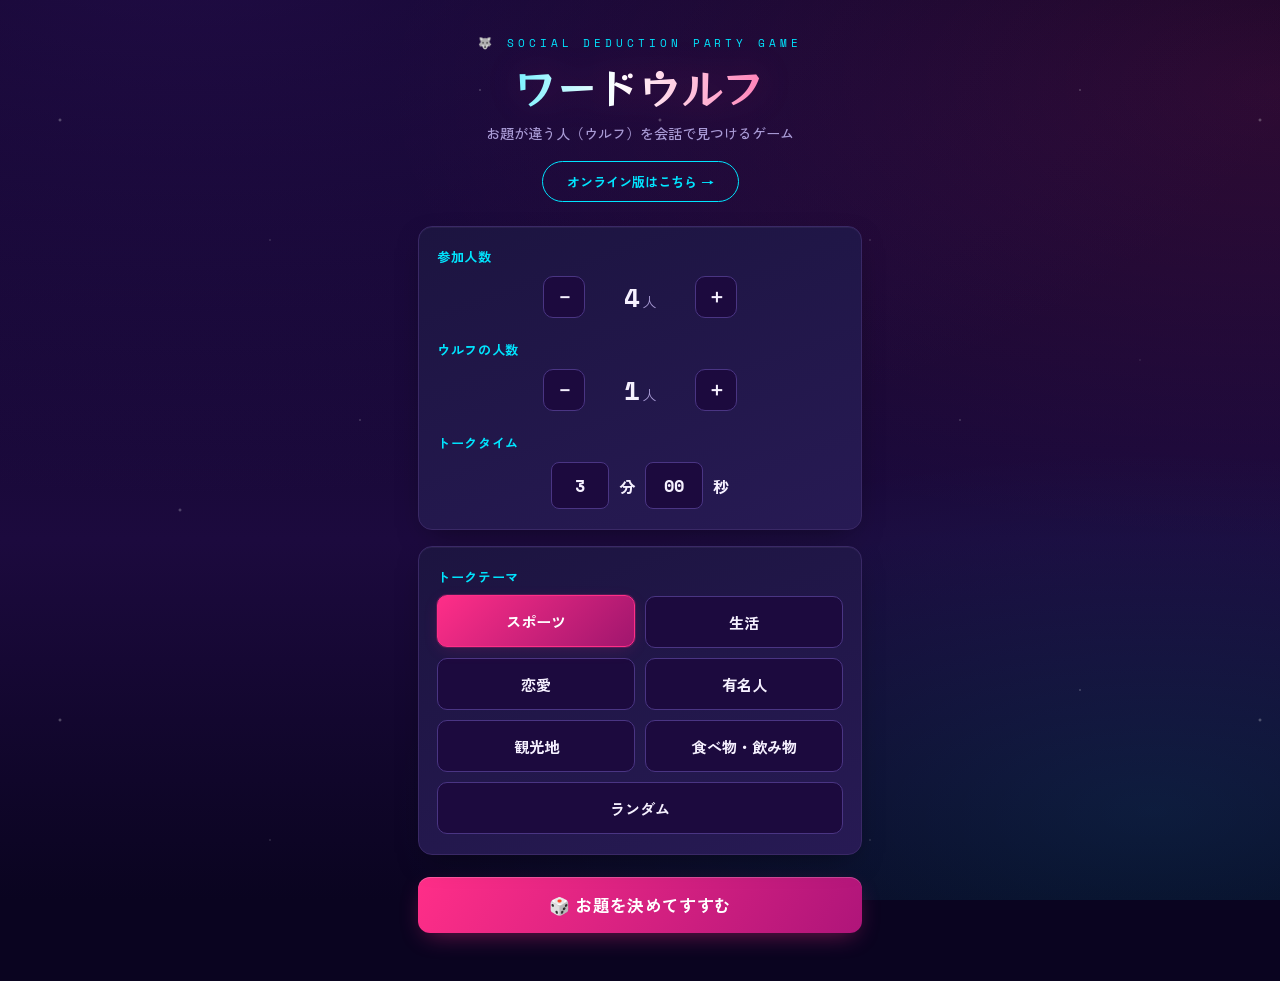
<file: index.html>
<!DOCTYPE html>
<html lang="ja">
<head>
<meta charset="UTF-8">
<meta name="viewport" content="width=device-width, initial-scale=1.0">
<title>ワードウルフ</title>
<link rel="preconnect" href="https://fonts.googleapis.com">
<link rel="preconnect" href="https://fonts.gstatic.com" crossorigin>
<link href="https://fonts.googleapis.com/css2?family=RocknRoll+One&family=Zen+Kaku+Gothic+New:wght@500;700;900&family=Space+Mono:wght@400;700&display=swap" rel="stylesheet">
<style>
:root{
	--bg-1:#0a0420;
	--bg-2:#1c0a3e;
	--surface:#1c1440;
	--surface-2:#271a54;
	--border:#4a3583;
	--border-soft:#3a2966;
	--text:#f6f1ff;
	--text-muted:#a99bd6;
	--accent:#ff2e88;
	--accent-soft:#ff2e8833;
	--accent2:#00e5ff;
	--accent2-soft:#00e5ff33;
	--gold:#ffce3d;
	--danger:#ff4d4d;
	--radius:14px;
	--font-display:"RocknRoll One", "Zen Kaku Gothic New", sans-serif;
	--font-body:"Zen Kaku Gothic New", -apple-system, BlinkMacSystemFont, "Hiragino Kaku Gothic ProN", sans-serif;
	--font-mono:"Space Mono", monospace;
}
*{box-sizing:border-box;}
html,body{
	margin:0;padding:0;
	font-family:var(--font-body);
	background:var(--bg-1);
	color:var(--text);
	-webkit-tap-highlight-color:transparent;
}
body{
	min-height:100vh;
	display:flex;
	flex-direction:column;
	align-items:center;
	padding:0 0 48px;
	position:relative;
	overflow-x:hidden;
	background:
		radial-gradient(ellipse 90% 60% at 15% -5%, #4a1a8a55, transparent),
		radial-gradient(ellipse 70% 50% at 100% 10%, #ff2e8822, transparent),
		radial-gradient(ellipse 60% 40% at 90% 90%, #00e5ff1a, transparent),
		linear-gradient(180deg, var(--bg-1), var(--bg-2) 60%, var(--bg-1));
	background-attachment:fixed;
}
/* drifting star field */
body::before{
	content:"";
	position:fixed;
	inset:0;
	pointer-events:none;
	z-index:0;
	background-image:
		radial-gradient(2px 2px at 10% 20%, #ffffffaa, transparent),
		radial-gradient(1.5px 1.5px at 80% 15%, #ffffff88, transparent),
		radial-gradient(1.5px 1.5px at 60% 70%, #ffffff77, transparent),
		radial-gradient(2px 2px at 30% 85%, #ffffff99, transparent),
		radial-gradient(1px 1px at 90% 60%, #ffffff66, transparent),
		radial-gradient(1.5px 1.5px at 45% 40%, #ffffff55, transparent);
	background-size:600px 600px;
	animation:twinkle 6s ease-in-out infinite alternate;
	opacity:.6;
}
@keyframes twinkle{
	from{opacity:.35;}
	to{opacity:.75;}
}
@media (prefers-reduced-motion: reduce){
	body::before{animation:none;}
}

.wrap{
	width:100%;
	max-width:480px;
	padding:0 18px;
	position:relative;
	z-index:1;
}
.screen{display:none;}
.screen.active{display:block; animation:riseIn .4s cubic-bezier(.2,.8,.2,1);}
@keyframes riseIn{
	from{opacity:0; transform:translateY(10px);}
	to{opacity:1; transform:translateY(0);}
}
@media (prefers-reduced-motion: reduce){
	.screen.active{animation:none;}
}

header.top{
	width:100%;
	max-width:480px;
	text-align:center;
	padding:34px 20px 18px;
	position:relative;
	z-index:1;
}
header.top .eyebrow{
	font-family:var(--font-mono);
	font-size:.7em;
	letter-spacing:.35em;
	color:var(--accent2);
	text-transform:uppercase;
	margin-bottom:10px;
}
header.top h1{
	font-family:var(--font-display);
	font-size:2.5em;
	margin:0;
	font-weight:400;
	letter-spacing:.04em;
	background:linear-gradient(90deg, var(--accent2), #ffffff 45%, var(--accent));
	-webkit-background-clip:text;
	background-clip:text;
	-webkit-text-fill-color:transparent;
	filter:drop-shadow(0 0 18px var(--accent-soft));
	line-height:1.3;
}
header.top p{
	margin:10px 0 18px;
	font-size:.88em;
	color:var(--text-muted);
	font-weight:500;
}
.online-link{
	display:inline-block;
	padding:10px 24px;
	border-radius:999px;
	border:1px solid var(--accent2);
	background:transparent;
	color:var(--accent2);
	font-size:.82em;
	font-weight:700;
	text-decoration:none;
	margin-bottom:6px;
	transition:box-shadow .2s, transform .15s;
	box-shadow:0 0 0 var(--accent2-soft);
}
.online-link:active{
	transform:scale(.97);
	box-shadow:0 0 22px var(--accent2-soft);
}

.card{
	background:linear-gradient(160deg, var(--surface), var(--surface-2));
	border:1px solid var(--border-soft);
	border-radius:var(--radius);
	padding:20px 18px;
	margin-bottom:16px;
	box-shadow:0 10px 30px -12px #00000080, inset 0 1px 0 #ffffff0d;
	position:relative;
}

.field{margin-bottom:22px;}
.field:last-child{margin-bottom:0;}
.field label{
	display:block;
	font-weight:700;
	font-size:.82em;
	margin-bottom:10px;
	color:var(--accent2);
	letter-spacing:.05em;
}
.stepper{
	display:flex;
	align-items:center;
	justify-content:center;
	gap:20px;
}
.stepper button{
	width:42px;height:42px;
	border-radius:10px;
	border:1px solid var(--border);
	background:var(--bg-2);
	color:var(--text);
	font-size:1.2em;
	font-weight:700;
	cursor:pointer;
	transition:background .15s, transform .1s, box-shadow .15s;
}
.stepper button:active{
	background:var(--accent);
	border-color:var(--accent);
	transform:scale(.94);
	box-shadow:0 0 16px var(--accent-soft);
}
.stepper .val{
	min-width:70px;
	text-align:center;
	font-family:var(--font-mono);
	font-size:1.6em;
	font-weight:700;
	color:var(--text);
}
.stepper .val small{display:inline;font-size:.55em;font-weight:400;color:var(--text-muted);margin-left:2px;font-family:var(--font-body);}

.error-msg{
	display:none;
	color:var(--danger);
	font-size:.8em;
	margin-top:8px;
	text-align:center;
	font-weight:600;
}

.time-row{
	display:flex;
	align-items:center;
	justify-content:center;
	gap:10px;
	font-size:1em;
	font-weight:700;
}
.time-row input.time-input{
	width:58px;
	text-align:center;
	background:var(--bg-2);
	color:var(--text);
	border:1px solid var(--border);
	border-radius:8px;
	padding:10px 4px;
	font-size:17px;
	font-weight:700;
	font-family:var(--font-mono);
}
.time-row input.time-input:focus{
	outline:none;
	border-color:var(--accent2);
	box-shadow:0 0 0 3px var(--accent2-soft);
}

.cat-grid{
	display:grid;
	grid-template-columns:1fr 1fr;
	gap:10px;
}
.cat-btn{
	border:1px solid var(--border);
	background:var(--bg-2);
	color:var(--text);
	border-radius:10px;
	padding:14px 8px;
	font-size:.95em;
	font-weight:700;
	font-family:var(--font-body);
	cursor:pointer;
	transition:all .15s;
}
.cat-btn.selected{
	border-color:var(--accent);
	background:linear-gradient(135deg, var(--accent), #a0166e);
	color:#fff;
	box-shadow:0 4px 18px -4px var(--accent-soft), 0 0 0 1px var(--accent-soft);
	transform:translateY(-1px);
}
.cat-btn.random{grid-column:1 / span 2;}
.cat-btn.random.selected{
	background:linear-gradient(135deg, var(--gold), #b8781a);
	border-color:var(--gold);
	box-shadow:0 4px 18px -4px #ffce3d55;
}

.btn-main{
	width:100%;
	padding:16px;
	border:none;
	border-radius:12px;
	background:linear-gradient(120deg, var(--accent), #b0157a 55%, var(--accent2));
	background-size:180% 180%;
	color:#fff;
	font-size:1.05em;
	font-weight:700;
	font-family:var(--font-body);
	letter-spacing:.02em;
	cursor:pointer;
	margin-top:6px;
	box-shadow:0 8px 24px -8px #ff2e8877, inset 0 1px 0 #ffffff33;
	transition:transform .12s, box-shadow .2s, background-position .4s;
}
.btn-main:active{
	transform:scale(.98);
	background-position:80% 20%;
	box-shadow:0 4px 14px -6px #ff2e8877;
}
.btn-sub{
	width:100%;
	padding:14px;
	border:1px solid var(--border);
	border-radius:12px;
	background:transparent;
	color:var(--text-muted);
	font-size:.95em;
	font-weight:600;
	font-family:var(--font-body);
	cursor:pointer;
	margin-top:10px;
	transition:border-color .15s, color .15s;
}
.btn-sub:active{
	border-color:var(--accent2);
	color:var(--accent2);
}

input.name-input{
	width:100%;
	padding:13px;
	border-radius:10px;
	border:1px solid var(--border);
	background:var(--bg-2);
	color:var(--text);
	font-size:1em;
	font-family:var(--font-body);
	margin-bottom:10px;
}
input.name-input:focus{
	outline:none;
	border-color:var(--accent2);
	box-shadow:0 0 0 3px var(--accent2-soft);
}
input.name-input::placeholder{color:var(--text-muted);}

.center-stage{
	text-align:center;
	padding:30px 8px 10px;
}
.player-badge{
	display:inline-block;
	background:linear-gradient(135deg, var(--surface-2), var(--surface));
	border:1px solid var(--accent2);
	border-radius:999px;
	padding:8px 24px;
	font-weight:700;
	margin-bottom:22px;
	box-shadow:0 0 20px -6px var(--accent2-soft);
	color:var(--accent2);
}
.msg2{
	font-family:var(--font-display);
	font-size:1.7em;
	font-weight:400;
	min-height:1.3em;
	margin:10px 0 28px;
	color:var(--text);
	text-shadow:0 0 20px #ff2e8855;
}
.msg{
	font-size:1em;
	color:var(--text-muted);
	min-height:1.3em;
	font-weight:600;
}
.tap-hint{
	font-size:.78em;
	color:var(--text-muted);
	margin-top:26px;
	font-family:var(--font-mono);
}

/* signature element: glowing wolf-eye / moon timer ring */
.timer-circle{
	--progress:1;
	width:220px;height:220px;
	margin:20px auto 10px;
	border-radius:50%;
	display:flex;align-items:center;justify-content:center;
	position:relative;
	background:
		radial-gradient(circle at 50% 50%, var(--bg-2) 62%, transparent 63%),
		conic-gradient(from 0deg, var(--accent2) calc(var(--progress) * 360deg), #ffffff14 0deg);
	box-shadow:0 0 40px -6px var(--accent2-soft), inset 0 0 30px #00000066;
	transition:background 0.25s linear;
}
.timer-circle .time{
}
.timer-circle::after{
	content:"";
	position:absolute;
	inset:10px;
	border-radius:50%;
	border:1px solid var(--border-soft);
}
.timer-circle .time{
	font-family:var(--font-mono);
	font-size:2.3em;
	font-weight:700;
	font-variant-numeric:tabular-nums;
	color:var(--text);
	z-index:1;
	text-shadow:0 0 16px var(--accent2-soft);
}
.category-tag{
	display:inline-block;
	background:var(--surface-2);
	border:1px solid var(--gold);
	color:var(--gold);
	border-radius:999px;
	padding:5px 18px;
	font-size:.78em;
	font-weight:700;
	margin-bottom:14px;
	letter-spacing:.04em;
}

.reveal-list p{
	background:var(--bg-2);
	border:1px solid var(--border-soft);
	border-left:4px solid var(--accent2);
	border-radius:8px;
	padding:12px 14px;
	margin:10px 0;
	font-size:.95em;
	font-weight:500;
}
.reveal-list p.is-wolf{
	border-left-color:var(--accent);
}
.reveal-list p b{color:var(--gold); font-weight:700;}

.progress-dots{
	display:flex;justify-content:center;gap:7px;margin-bottom:22px;
}
.progress-dots span{
	width:8px;height:8px;border-radius:50%;background:var(--border);
	transition:background .2s, box-shadow .2s;
}
.progress-dots span.done{background:var(--accent2); box-shadow:0 0 8px var(--accent2-soft);}
.progress-dots span.current{background:var(--accent); box-shadow:0 0 10px var(--accent-soft);}

</style>
</head>
<body>

<header class="top">
	<div class="eyebrow">🐺 SOCIAL DEDUCTION PARTY GAME</div>
	<h1>ワードウルフ</h1>
	<p>お題が違う人（ウルフ）を会話で見つけるゲーム</p>
	<a href="/online/" class="online-link" id="online-link">オンライン版はこちら →</a>
</header>

<div class="wrap">

	<!-- 1. セットアップ画面 -->
	<section id="screen-setup" class="screen active">
		<div class="card">
			<div class="field">
				<label>参加人数</label>
				<div class="stepper">
					<button type="button" onclick="changeCount('player', -1)">－</button>
					<div class="val" id="playercount-val">4<small>人</small></div>
					<button type="button" onclick="changeCount('player', 1)">＋</button>
				</div>
				<div class="error-msg" id="error_playercount">3人以上を選んでください</div>
			</div>
			<div class="field">
				<label>ウルフの人数</label>
				<div class="stepper">
					<button type="button" onclick="changeCount('wolf', -1)">－</button>
					<div class="val" id="wolfcount-val">1<small>人</small></div>
					<button type="button" onclick="changeCount('wolf', 1)">＋</button>
				</div>
				<div class="error-msg" id="error_wordwolfcount">1人以上、参加人数未満にしてください</div>
			</div>
			<div class="field">
				<label>トークタイム</label>
				<div class="time-row">
					<input type="text" inputmode="numeric" pattern="[0-9]*" id="talktime_min" class="time-input" value="3" maxlength="2" oninput="onTimeInput(this,'min')">分
					<input type="text" inputmode="numeric" pattern="[0-9]*" id="talktime_sec" class="time-input" value="00" maxlength="2" oninput="onTimeInput(this,'sec')">秒
				</div>
				<div class="error-msg" id="error_talktime">1秒以上を設定してください</div>
			</div>
		</div>

		<div class="card">
			<div class="field" style="margin-bottom:8px;">
				<label>トークテーマ</label>
			</div>
			<div class="cat-grid" id="cat-grid"></div>
		</div>

		<button class="btn-main" onclick="roommakeNext()">🎲 お題を決めてすすむ</button>
	</section>

	<!-- 2. 名前入力画面 -->
	<section id="screen-names" class="screen">
		<div class="card">
			<div class="field">
				<label>参加者の名前を入力してください</label>
				<div id="names"></div>
			</div>
		</div>
		<button class="btn-main" onclick="nameNext()">つぎへ</button>
		<button class="btn-sub" onclick="goScreen('setup')">戻る</button>
	</section>

	<!-- 3. お題確認画面（端末を回して1人ずつ確認） -->
	<section id="screen-odai" class="screen">
		<div class="center-stage">
			<div class="progress-dots" id="odai-dots"></div>
			<div class="category-tag" id="odai-category"></div>
			<div class="player-badge" id="odai-player"></div>
			<div class="msg" id="msg"></div>
			<div class="msg2" id="msg2"></div>
			<input type="hidden" id="nowId" value="0">
			<button class="btn-main" id="next" onclick="nextMemberOdai()">はい</button>
			<div class="tap-hint">📱 端末を次の人に回してからタップしてください</div>
		</div>
	</section>

	<!-- 4. ゲーム中（タイマー）画面 -->
	<section id="screen-game" class="screen">
		<div class="center-stage">
			<div class="category-tag" id="game-category"></div>
			<p style="opacity:.85;margin-bottom:0;font-weight:600;">自分のお題について、バレないように話し合おう！</p>
			<div class="timer-circle"><div class="time" id="time">--:--</div></div>
			<p style="opacity:.55;font-size:.85em;">トークタイムが終わると自動的に次の画面に進みます</p>
			<button class="btn-sub" onclick="cancelGame()">最初の画面に戻る</button>
		</div>
	</section>

	<!-- 4.5 終了確認画面（答えが見える前のワンクッション） -->
	<section id="screen-confirm" class="screen">
		<div class="center-stage" style="padding-top:24px;">
			<div class="msg2" style="font-size:1.5em;">⏰ トーク終了</div>
			<p style="opacity:.85;">話し合いは終わりましたか？<br>次の画面で答えが表示されます。</p>
		</div>
		<button class="btn-main" onclick="revealAnswers()">🔍 答え合わせをする</button>
	</section>

	<!-- 5. 結果発表画面 -->
	<section id="screen-finish" class="screen">
		<div class="center-stage" style="padding-top:24px;">
			<div class="msg2" style="font-size:1.5em;">🐺 トーク終了！</div>
			<p style="opacity:.85;">誰がウルフだったか話し合おう。答え合わせはこちら</p>
		</div>
		<div class="card">
			<div class="reveal-list" id="waitmember"></div>
		</div>
		<button class="btn-main" onclick="sameThemeContinue()">🔁 お題だけを変えて続行</button>
		<button class="btn-main" onclick="openOdaiChange()">🎨 テーマを変えて続行</button>
		<button class="btn-sub" onclick="resetAll()">最初からやり直す</button>
	</section>

	<!-- 5.5 お題だけ変更する専用画面 -->
	<section id="screen-odaichange" class="screen">
		<div class="card">
			<div class="field" style="margin-bottom:8px;">
				<label>お題を引き直すテーマを選んでください</label>
			</div>
			<div class="cat-grid" id="cat-grid-change"></div>
		</div>
		<button class="btn-main" onclick="applyOdaiChange()">このテーマでお題を引く</button>
		<button class="btn-sub" onclick="goScreen('finish')">戻る</button>
	</section>

</div>

<script src="questions.js"></script>
<script src="game.js"></script>
</body>
</html>
</file>
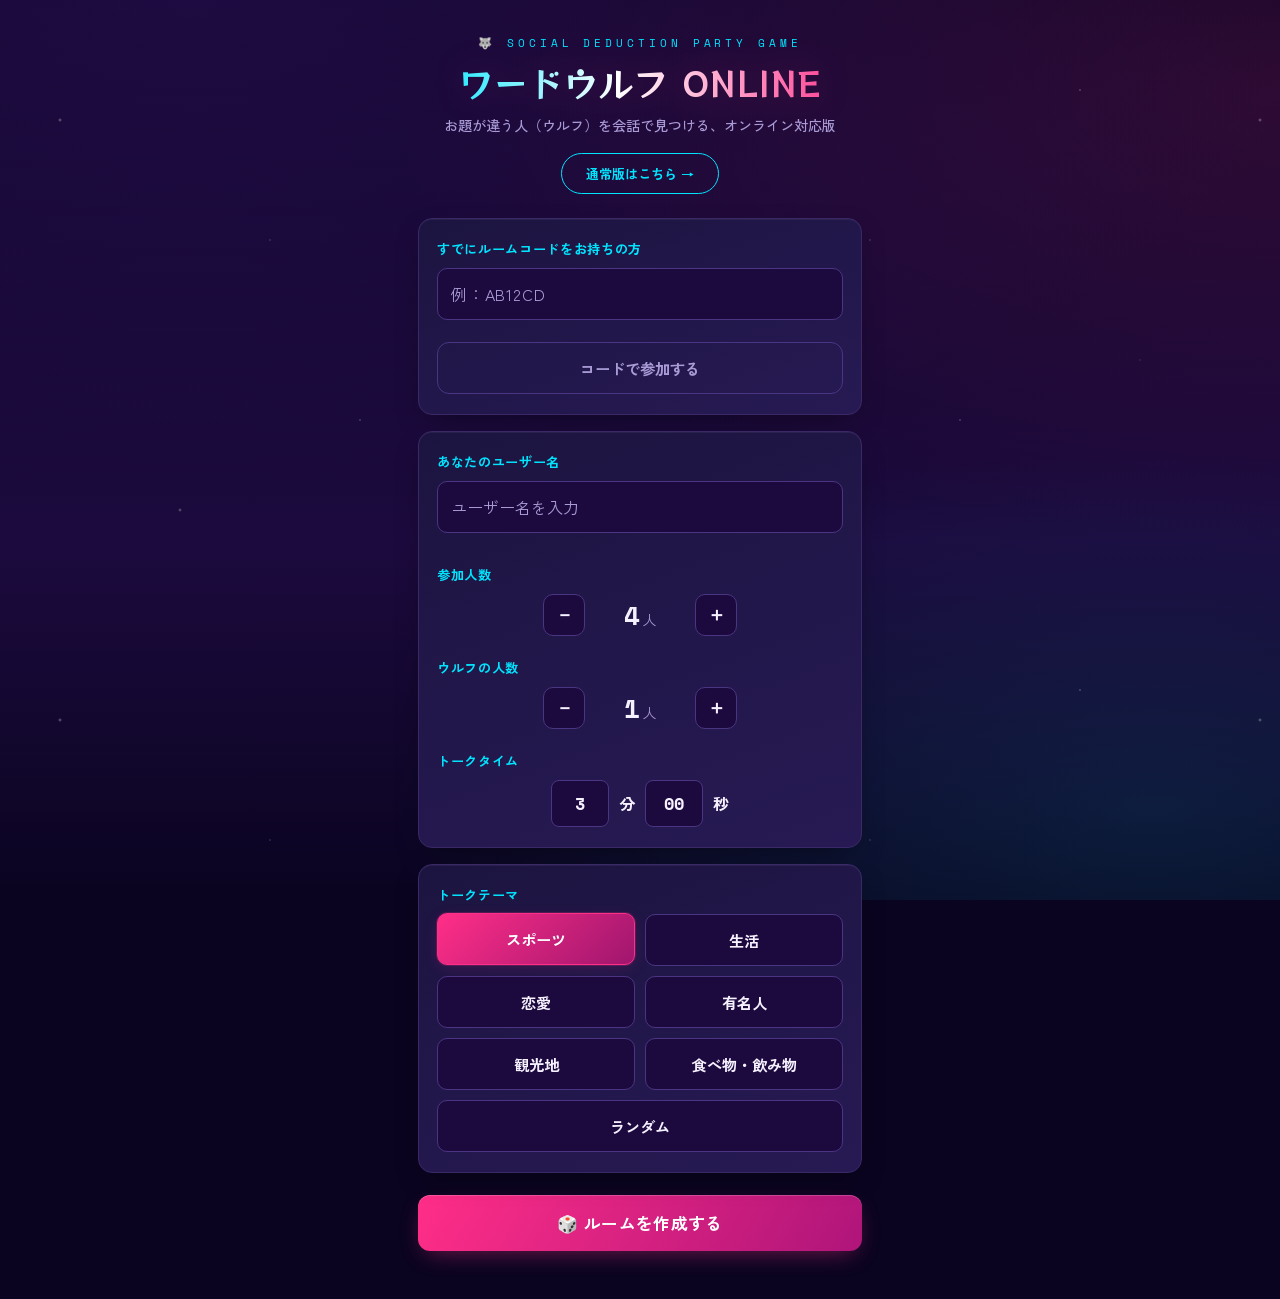
<file: online/index.html>
<!DOCTYPE html>
<html lang="ja">
<head>
<meta charset="UTF-8">
<meta name="viewport" content="width=device-width, initial-scale=1.0">
<title>ワードウルフONLINE</title>
<link rel="preconnect" href="https://fonts.googleapis.com">
<link rel="preconnect" href="https://fonts.gstatic.com" crossorigin>
<link href="https://fonts.googleapis.com/css2?family=RocknRoll+One&family=Zen+Kaku+Gothic+New:wght@500;700;900&family=Space+Mono:wght@400;700&display=swap" rel="stylesheet">
<link rel="stylesheet" href="style.css">
<link rel="stylesheet" href="https://cdnjs.cloudflare.com/ajax/libs/font-awesome/6.5.2/css/all.min.css">
</head>
<body>

<header class="top">
	<div class="eyebrow">🐺 SOCIAL DEDUCTION PARTY GAME</div>
	<h1>ワードウルフ ONLINE</h1>
	<p>お題が違う人（ウルフ）を会話で見つける、オンライン対応版</p>
	<a href="/" class="online-link" id="online-link">通常版はこちら →</a>
</header>

<div class="wrap">

	<!-- 0. ルーム作成（ホスト） -->
	<section id="screen-setup" class="screen">
		<div class="card">
			<div class="field">
				<label>すでにルームコードをお持ちの方</label>
				<input type="text" id="enter-code-input" class="text-input" maxlength="8" placeholder="例：AB12CD" style="text-transform:uppercase;letter-spacing:.05em;margin-bottom:0;">
				<div class="error-msg" id="error_enter_code">ルームコードを入力してください</div>
			</div>
			<button class="btn-sub" onclick="submitEnterCode()" style="margin-top:0;">コードで参加する</button>
		</div>

		<div class="card">
			<div class="field">
				<label>あなたのユーザー名</label>
				<input type="text" id="hostname-input" class="text-input" maxlength="20" placeholder="ユーザー名を入力">
				<div class="error-msg" id="error_hostname">ユーザー名を入力してください</div>
			</div>
			<div class="field">
				<label>参加人数</label>
				<div class="stepper">
					<button type="button" onclick="changeCount('player', -1)">－</button>
					<div class="val" id="playercount-val">4<small>人</small></div>
					<button type="button" onclick="changeCount('player', 1)">＋</button>
				</div>
			</div>
			<div class="field">
				<label>ウルフの人数</label>
				<div class="stepper">
					<button type="button" onclick="changeCount('wolf', -1)">－</button>
					<div class="val" id="wolfcount-val">1<small>人</small></div>
					<button type="button" onclick="changeCount('wolf', 1)">＋</button>
				</div>
			</div>
			<div class="field">
				<label>トークタイム</label>
				<div class="time-row">
					<input type="text" inputmode="numeric" pattern="[0-9]*" id="talktime_min" class="time-input" value="3" maxlength="2">分
					<input type="text" inputmode="numeric" pattern="[0-9]*" id="talktime_sec" class="time-input" value="00" maxlength="2">秒
				</div>
				<div class="error-msg" id="error_talktime">1秒以上を設定してください</div>
			</div>
		</div>

		<div class="card">
			<div class="field" style="margin-bottom:8px;">
				<label>トークテーマ</label>
			</div>
			<div class="cat-grid" id="cat-grid"></div>
		</div>

		<button class="btn-main" id="create-room-btn" onclick="createRoom()">🎲 ルームを作成する</button>
		<div class="error-msg" id="error_create"></div>
	</section>

	<!-- 1. 参加者：名前入力 -->
	<section id="screen-join-name" class="screen">
		<div class="center-stage" style="padding-top:20px;">
			<div class="msg2" style="font-size:1.4em;">ルームに参加</div>
			<p style="opacity:.75;">ルームコード: <b id="join-room-code"></b></p>
		</div>
		<div class="card">
			<div class="field">
				<label>あなたの名前</label>
				<input type="text" id="joinname-input" class="text-input" maxlength="20" placeholder="名前を入力">
				<div class="error-msg" id="error_joinname">名前を入力してください</div>
			</div>
		</div>
		<button class="btn-main" onclick="joinRoom()">🚪 参加する</button>
		<div class="error-msg" id="error_join"></div>
	</section>

	<!-- 2. URL共有画面（ホストのみ） -->
	<section id="screen-share" class="screen">
		<div class="center-stage" style="padding-top:10px;">
			<div class="msg2" style="font-size:1.4em;">ルームを作成しました</div>
			<p style="opacity:.75;">このコードまたはURLを他の参加者に共有してください</p>
		</div>
		<div class="room-code" id="share-room-code">------</div>
		<div class="card">
			<div class="share-url" id="share-url"></div>
			<button class="btn-sub" onclick="copyShareUrl()">🔗 URLをコピー</button>
			<div class="copy-toast" id="copy-toast"></div>
		</div>
		<button class="btn-main" onclick="goScreen('waiting')">参加者を待つ画面へ</button>
	</section>

	<!-- 3. 待機画面（リアルタイム参加者一覧） -->
	<section id="screen-waiting" class="screen">
		<div class="center-stage" style="padding-top:10px;">
			<div class="msg2" style="font-size:1.4em;" id="waiting-title">参加者を待っています</div>
			<p style="opacity:.75;" id="waiting-count">0 / 0 人</p>
		</div>
		<div class="card">
			<ul class="player-list" id="player-list"></ul>
		</div>
		<button class="btn-main" id="start-game-btn" onclick="sendStart()" disabled>🎬 ゲームを開始する</button>
		<p style="text-align:center;font-size:.8em;opacity:.6;" id="waiting-hint">全員揃うとホストが開始できます</p>
	</section>

	<!-- 4. お題表示・トーク画面 -->
	<section id="screen-game" class="screen">
		<div class="center-stage">
			<div class="category-tag" id="game-category"></div>
			<p style="opacity:.7;font-size:.9em;">あなたのお題</p>
			<div class="msg2" id="game-word"></div>
			<p style="opacity:.8;margin-bottom:0;font-size:.9em;">バレないように話し合おう！他の人には見せないでね</p>
			<div class="timer-circle"><div class="time" id="time">--:--</div></div>
			<p style="opacity:.6;font-size:.85em;">トークタイムが終わると自動的に投票画面へ進みます</p>
		</div>
	</section>

	<!-- 5. 投票画面 -->
	<section id="screen-vote" class="screen">
		<div class="center-stage" style="padding-top:10px;">
			<div class="msg2" style="font-size:1.4em;">トーク終了！投票しよう</div>
			<p style="opacity:.75;">ウルフだと思う人を選んでください</p>
		</div>
		<div class="card">
			<div class="vote-grid" id="vote-grid"></div>
		</div>
		<p style="text-align:center;font-size:.85em;opacity:.7;" id="vote-status"></p>
	</section>

	<!-- 6. 結果発表 -->
	<section id="screen-result" class="screen">
		<div class="center-stage" style="padding-top:10px;">
			<div class="msg2" style="font-size:1.4em;">🐺 結果発表</div>
		</div>
		<div class="card">
			<div class="reveal-list" id="result-list"></div>
		</div>
		<div class="card">
			<p style="margin:0 0 6px;font-weight:700;font-size:.9em;color:var(--accent2);">得票数</p>
			<div id="result-votes"></div>
		</div>
		<div id="host-controls" style="display:none;">
			<button class="btn-main" onclick="sendSameTheme()">🔁 お題だけを変えて続行</button>
			<button class="btn-main" onclick="openChangeTheme()">🎨 テーマを変えて続行</button>
		</div>
		<p id="nonhost-wait" style="text-align:center;font-size:.85em;opacity:.7;display:none;">ホストが次のラウンドを開始するのを待っています…</p>
	</section>

	<!-- 6.5 テーマ変更（ホストのみ） -->
	<section id="screen-changetheme" class="screen">
		<div class="card">
			<div class="field" style="margin-bottom:8px;">
				<label>お題を引き直すテーマを選んでください</label>
			</div>
			<div class="cat-grid" id="cat-grid-change"></div>
		</div>
		<button class="btn-main" onclick="applyChangeTheme()">このテーマでお題を引く</button>
		<button class="btn-sub" onclick="goScreen('result')">戻る</button>
	</section>

	<!-- 接続エラー -->
	<section id="screen-error" class="screen">
		<div class="center-stage">
			<div class="msg2" style="font-size:1.3em;color:var(--danger);">⚠️ エラー</div>
			<p id="error-detail" style="opacity:.8;"></p>
		</div>
		<button class="btn-sub" onclick="restartFlow()">最初からやり直す</button>
	</section>

</div>

<button type="button" id="host-end-fixed" class="host-end-fixed" onclick="confirmHostEnd()"><i class="fa-solid fa-circle-stop"></i> ゲームを終了</button>

<script src="config.js"></script>
<script src="app.js"></script>
</body>
</html>
</file>
<file: online/style.css>
:root{
	--bg-1:#0a0420;
	--bg-2:#1c0a3e;
	--surface:#1c1440;
	--surface-2:#271a54;
	--border:#4a3583;
	--border-soft:#3a2966;
	--text:#f6f1ff;
	--text-muted:#a99bd6;
	--accent:#ff2e88;
	--accent-soft:#ff2e8833;
	--accent2:#00e5ff;
	--accent2-soft:#00e5ff33;
	--gold:#ffce3d;
	--danger:#ff4d4d;
	--good:#39ffb0;
	--radius:14px;
	--font-display:"RocknRoll One", "Zen Kaku Gothic New", sans-serif;
	--font-body:"Zen Kaku Gothic New", -apple-system, BlinkMacSystemFont, "Hiragino Kaku Gothic ProN", sans-serif;
	--font-mono:"Space Mono", monospace;
}
*{box-sizing:border-box;}
html,body{
	margin:0;padding:0;
	font-family:var(--font-body);
	background:var(--bg-1);
	color:var(--text);
	-webkit-tap-highlight-color:transparent;
}
body{
	min-height:100vh;
	display:flex;
	flex-direction:column;
	align-items:center;
	padding:0 0 48px;
	position:relative;
	overflow-x:hidden;
	background:
		radial-gradient(ellipse 90% 60% at 15% -5%, #4a1a8a55, transparent),
		radial-gradient(ellipse 70% 50% at 100% 10%, #ff2e8822, transparent),
		radial-gradient(ellipse 60% 40% at 90% 90%, #00e5ff1a, transparent),
		linear-gradient(180deg, var(--bg-1), var(--bg-2) 60%, var(--bg-1));
	background-attachment:fixed;
}
body::before{
	content:"";
	position:fixed;
	inset:0;
	pointer-events:none;
	z-index:0;
	background-image:
		radial-gradient(2px 2px at 10% 20%, #ffffffaa, transparent),
		radial-gradient(1.5px 1.5px at 80% 15%, #ffffff88, transparent),
		radial-gradient(1.5px 1.5px at 60% 70%, #ffffff77, transparent),
		radial-gradient(2px 2px at 30% 85%, #ffffff99, transparent),
		radial-gradient(1px 1px at 90% 60%, #ffffff66, transparent),
		radial-gradient(1.5px 1.5px at 45% 40%, #ffffff55, transparent);
	background-size:600px 600px;
	animation:twinkle 6s ease-in-out infinite alternate;
	opacity:.6;
}
@keyframes twinkle{
	from{opacity:.35;}
	to{opacity:.75;}
}
@media (prefers-reduced-motion: reduce){
	body::before{animation:none;}
}

.wrap{width:100%;max-width:480px;padding:0 18px;position:relative;z-index:1;}
.screen{display:none;}
.screen.active{display:block; animation:riseIn .4s cubic-bezier(.2,.8,.2,1);}
@keyframes riseIn{
	from{opacity:0; transform:translateY(10px);}
	to{opacity:1; transform:translateY(0);}
}
@media (prefers-reduced-motion: reduce){
	.screen.active{animation:none;}
}

header.top{
	width:100%;
	max-width:480px;
	text-align:center;
	padding:34px 20px 18px;
	position:relative;
	z-index:1;
}
header.top .eyebrow{
	font-family:var(--font-mono);
	font-size:.7em;
	letter-spacing:.35em;
	color:var(--accent2);
	text-transform:uppercase;
	margin-bottom:10px;
}
header.top h1{
	font-family:var(--font-display);
	font-size:2.1em;
	margin:0;
	font-weight:400;
	letter-spacing:.03em;
	background:linear-gradient(90deg, var(--accent2), #ffffff 45%, var(--accent));
	-webkit-background-clip:text;
	background-clip:text;
	-webkit-text-fill-color:transparent;
	filter:drop-shadow(0 0 18px var(--accent-soft));
	line-height:1.3;
}
header.top p{margin:10px 0 18px;font-size:.88em;color:var(--text-muted);font-weight:500;}
.online-link{
	display:inline-block;
	padding:10px 24px;
	border-radius:999px;
	border:1px solid var(--accent2);
	background:transparent;
	color:var(--accent2);
	font-size:.82em;
	font-weight:700;
	text-decoration:none;
	margin-bottom:6px;
	transition:box-shadow .2s, transform .15s;
}
.online-link:active{transform:scale(.97); box-shadow:0 0 22px var(--accent2-soft);}

.card{
	background:linear-gradient(160deg, var(--surface), var(--surface-2));
	border:1px solid var(--border-soft);
	border-radius:var(--radius);
	padding:20px 18px;
	margin-bottom:16px;
	box-shadow:0 10px 30px -12px #00000080, inset 0 1px 0 #ffffff0d;
	position:relative;
}
.field{margin-bottom:22px;}
.field:last-child{margin-bottom:0;}
.field label{
	display:block;font-weight:700;font-size:.82em;margin-bottom:10px;
	color:var(--accent2);letter-spacing:.05em;
}

.stepper{display:flex;align-items:center;justify-content:center;gap:20px;}
.stepper button{
	width:42px;height:42px;border-radius:10px;border:1px solid var(--border);
	background:var(--bg-2);color:var(--text);font-size:1.2em;font-weight:700;cursor:pointer;
	transition:background .15s, transform .1s, box-shadow .15s;
}
.stepper button:active{
	background:var(--accent);border-color:var(--accent);transform:scale(.94);
	box-shadow:0 0 16px var(--accent-soft);
}
.stepper .val{min-width:70px;text-align:center;font-family:var(--font-mono);font-size:1.6em;font-weight:700;color:var(--text);}
.stepper .val small{display:inline;font-size:.55em;font-weight:400;color:var(--text-muted);margin-left:2px;font-family:var(--font-body);}

.error-msg{display:none;color:var(--danger);font-size:.8em;margin-top:8px;text-align:center;font-weight:600;}

.time-row{display:flex;align-items:center;justify-content:center;gap:10px;font-size:1em;font-weight:700;}
.time-row input.time-input{
	width:58px;text-align:center;background:var(--bg-2);color:var(--text);
	border:1px solid var(--border);border-radius:8px;padding:10px 4px;font-size:17px;font-weight:700;
	font-family:var(--font-mono);
}
.time-row input.time-input:focus{outline:none;border-color:var(--accent2);box-shadow:0 0 0 3px var(--accent2-soft);}

.cat-grid{display:grid;grid-template-columns:1fr 1fr;gap:10px;}
.cat-btn{
	border:1px solid var(--border);background:var(--bg-2);color:var(--text);
	border-radius:10px;padding:14px 8px;font-size:.95em;font-weight:700;
	font-family:var(--font-body);cursor:pointer;transition:all .15s;
}
.cat-btn.selected{
	border-color:var(--accent);
	background:linear-gradient(135deg, var(--accent), #a0166e);
	color:#fff;
	box-shadow:0 4px 18px -4px var(--accent-soft), 0 0 0 1px var(--accent-soft);
	transform:translateY(-1px);
}
.cat-btn.random{grid-column:1 / span 2;}
.cat-btn.random.selected{
	background:linear-gradient(135deg, var(--gold), #b8781a);
	border-color:var(--gold);
	box-shadow:0 4px 18px -4px #ffce3d55;
}

.btn-main{
	width:100%;padding:16px;border:none;border-radius:12px;
	background:linear-gradient(120deg, var(--accent), #b0157a 55%, var(--accent2));
	background-size:180% 180%;
	color:#fff;font-size:1.05em;font-weight:700;font-family:var(--font-body);letter-spacing:.02em;
	cursor:pointer;margin-top:6px;
	box-shadow:0 8px 24px -8px #ff2e8877, inset 0 1px 0 #ffffff33;
	transition:transform .12s, box-shadow .2s, background-position .4s;
}
.btn-main:active{transform:scale(.98); background-position:80% 20%; box-shadow:0 4px 14px -6px #ff2e8877;}
.btn-main:disabled{opacity:.4;cursor:not-allowed; box-shadow:none;}
.btn-sub{
	width:100%;padding:14px;border:1px solid var(--border);border-radius:12px;
	background:transparent;color:var(--text-muted);font-size:.95em;font-weight:600;
	font-family:var(--font-body);cursor:pointer;margin-top:10px;
	transition:border-color .15s, color .15s;
}
.btn-sub:active{border-color:var(--accent2);color:var(--accent2);}

input.name-input, input.text-input{
	width:100%;padding:13px;border-radius:10px;border:1px solid var(--border);
	background:var(--bg-2);color:var(--text);font-size:1em;font-family:var(--font-body);margin-bottom:10px;
}
input.name-input:focus, input.text-input:focus{
	outline:none;border-color:var(--accent2);box-shadow:0 0 0 3px var(--accent2-soft);
}
input.name-input::placeholder, input.text-input::placeholder{color:var(--text-muted);}

.center-stage{text-align:center;padding:30px 8px 10px;}
.player-badge{
	display:inline-block;background:linear-gradient(135deg, var(--surface-2), var(--surface));
	border:1px solid var(--accent2);border-radius:999px;padding:8px 24px;font-weight:700;
	margin-bottom:22px;box-shadow:0 0 20px -6px var(--accent2-soft);color:var(--accent2);
}
.msg2{
	font-family:var(--font-display);font-size:1.7em;font-weight:400;min-height:1.3em;
	margin:10px 0 28px;color:var(--text);text-shadow:0 0 20px #ff2e8855;
}
.msg{font-size:1em;color:var(--text-muted);min-height:1.3em;font-weight:600;}
.tap-hint{font-size:.78em;color:var(--text-muted);margin-top:26px;font-family:var(--font-mono);}

/* signature element: glowing timer ring, depletes clockwise-from-top-to-the-left */
.timer-circle{
	--progress:1;
	width:220px;height:220px;margin:20px auto 10px;border-radius:50%;
	display:flex;align-items:center;justify-content:center;position:relative;
	background:
		radial-gradient(circle at 50% 50%, var(--bg-2) 62%, transparent 63%),
		conic-gradient(from 0deg, var(--accent2) calc(var(--progress) * 360deg), #ffffff14 0deg);
	box-shadow:0 0 40px -6px var(--accent2-soft), inset 0 0 30px #00000066;
	transition:background 0.25s linear;
}
.timer-circle::after{
	content:"";position:absolute;inset:10px;border-radius:50%;border:1px solid var(--border-soft);
}
.timer-circle .time{
	font-family:var(--font-mono);font-size:2.3em;font-weight:700;font-variant-numeric:tabular-nums;
	color:var(--text);z-index:1;text-shadow:0 0 16px var(--accent2-soft);
}
.category-tag{
	display:inline-block;background:var(--surface-2);border:1px solid var(--gold);color:var(--gold);
	border-radius:999px;padding:5px 18px;font-size:.78em;font-weight:700;margin-bottom:14px;letter-spacing:.04em;
}

.reveal-list p{
	background:var(--bg-2);border:1px solid var(--border-soft);border-left:4px solid var(--accent2);
	border-radius:8px;padding:12px 14px;margin:10px 0;font-size:.95em;font-weight:500;
}
.reveal-list p.is-wolf{border-left-color:var(--accent);}
.reveal-list p b{color:var(--gold); font-weight:700;}

.room-code{
	font-family:var(--font-mono);
	font-size:2.2em;font-weight:700;letter-spacing:.14em;text-align:center;
	background:linear-gradient(160deg, var(--surface), var(--surface-2));
	border:1px solid var(--accent2);border-radius:12px;padding:16px;margin-bottom:14px;
	font-variant-numeric:tabular-nums;color:var(--accent2);
	box-shadow:0 0 26px -6px var(--accent2-soft), inset 0 1px 0 #ffffff10;
}
.share-url{
	display:flex;gap:8px;align-items:center;background:var(--bg-2);
	border:1px solid var(--border);border-radius:8px;padding:10px 12px;margin-bottom:10px;
	overflow-x:auto;white-space:nowrap;font-size:.85em;color:var(--text-muted);font-family:var(--font-mono);
}
.copy-toast{text-align:center;font-size:.8em;color:var(--good);margin-top:4px;min-height:1em;font-weight:600;}

.player-list{list-style:none;margin:0;padding:0;}
.player-list li{
	display:flex;align-items:center;justify-content:space-between;
	background:var(--bg-2);border:1px solid var(--border);border-radius:8px;
	padding:10px 14px;margin-bottom:8px;font-weight:600;
}
.player-list li .dot{width:9px;height:9px;border-radius:50%;background:var(--border);margin-right:8px;display:inline-block;}
.player-list li.online .dot{background:var(--good); box-shadow:0 0 8px var(--good);}
.player-list li .host-tag{
	font-size:.72em;color:var(--gold);margin-left:8px;font-weight:700;
	border:1px solid var(--gold);border-radius:999px;padding:1px 8px;
}

.vote-grid{display:flex;flex-direction:column;gap:10px;}
.vote-btn{
	border:1px solid var(--border);background:var(--bg-2);color:var(--text);
	border-radius:10px;padding:14px;font-size:1em;font-weight:700;font-family:var(--font-body);
	cursor:pointer;text-align:center;transition:all .15s;
}
.vote-btn.selected{
	border-color:var(--accent);
	background:linear-gradient(135deg, var(--accent), #a0166e);
	color:#fff;
	box-shadow:0 4px 18px -4px var(--accent-soft);
}
.vote-btn:disabled{opacity:.5;}

.host-end-fixed{
	display:none;position:fixed;bottom:16px;right:16px;z-index:50;
	background:linear-gradient(135deg, var(--danger), #a01e1e);
	color:#fff;border:none;border-radius:999px;
	padding:11px 20px;font-size:.82em;font-weight:700;font-family:var(--font-body);
	box-shadow:0 4px 18px -4px #ff4d4d88;cursor:pointer;
}
.host-end-fixed:active{transform:scale(.97);}
.host-end-fixed i{margin-right:6px;}
</file>
